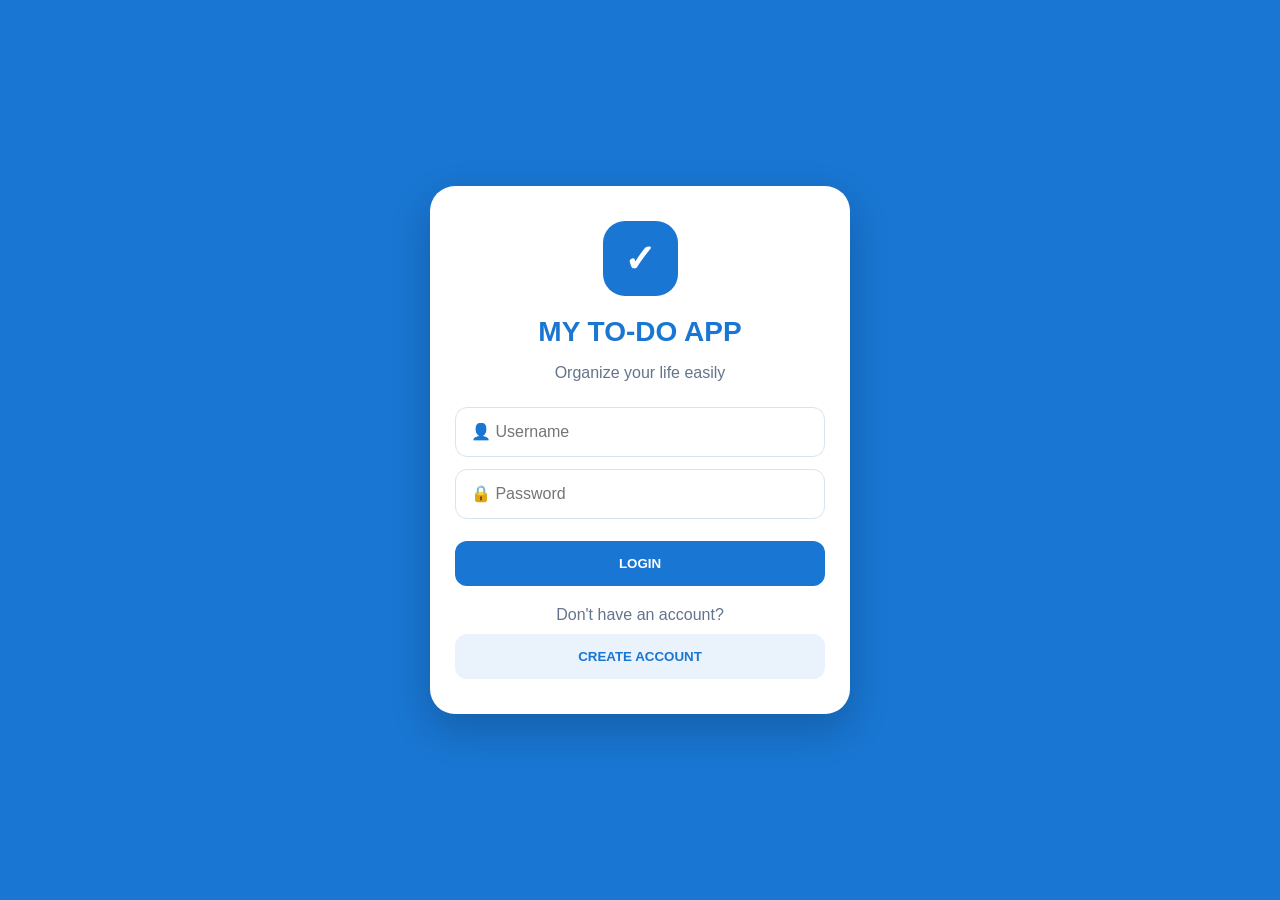
<file: index.html>
<!DOCTYPE html>
<html lang="en">

<head>
  <meta charset="UTF-8">
  <meta name="viewport" content="width=device-width, initial-scale=1.0">

  <title>My To-Do App</title>

  <link rel="stylesheet" href="style.css">
</head>

<body>

  <!-- LOGIN PAGE -->
  <div id="loginPage" class="auth-page">

    <div class="auth-card">

      <div class="app-logo">✓</div>

      <h1>MY TO-DO APP</h1>

      <p class="auth-subtitle">
        Organize your life easily
      </p>

      <input
        type="text"
        id="loginUsername"
        placeholder="👤 Username"
      >

      <input
        type="password"
        id="loginPassword"
        placeholder="🔒 Password"
      >

      <button
        class="primary-btn"
        onclick="login()"
      >
        LOGIN
      </button>

      <p class="switch-text">
        Don't have an account?
      </p>

      <button
        class="secondary-btn"
        onclick="showSignup()"
      >
        CREATE ACCOUNT
      </button>

    </div>

  </div>


  <!-- SIGNUP PAGE -->
  <div
    id="signupPage"
    class="auth-page"
    style="display: none;"
  >

    <div class="auth-card">

      <div class="app-logo">✓</div>

      <h1>CREATE ACCOUNT</h1>

      <p class="auth-subtitle">
        Join My To-Do App
      </p>

      <input
        type="text"
        id="signupUsername"
        placeholder="👤 Choose Username"
      >

      <input
        type="password"
        id="signupPassword"
        placeholder="🔒 Create Password"
      >

      <input
        type="password"
        id="confirmPassword"
        placeholder="🔒 Confirm Password"
      >

      <button
        class="primary-btn"
        onclick="signup()"
      >
        SIGN UP
      </button>

      <button
        class="secondary-btn"
        onclick="showLogin()"
      >
        ← BACK TO LOGIN
      </button>

    </div>

  </div>


  <!-- MAIN APP -->
  <div
    id="appPage"
    style="display: none;"
  >

    <div class="container">

      <!-- HEADER -->
      <div class="header">

        <div class="top-bar">

          <div>

            <h1>MY TO-DO APP</h1>

            <p id="welcomeUser">
              Welcome!
            </p>

          </div>

          <button
            class="logout-btn"
            onclick="logout()"
          >
            LOGOUT
          </button>

        </div>


        <!-- STOPWATCH -->
        <div id="stopwatch">
          00:00:00
        </div>

        <div class="stopwatch-buttons">

          <button onclick="startStopwatch()">
            ▶ START
          </button>

          <button onclick="stopStopwatch()">
            ⏸ STOP
          </button>

          <button onclick="resetStopwatch()">
            🔄 RESET
          </button>

        </div>


        <!-- ABOUT -->
        <button
          class="about-btn"
          onclick="openAbout()"
        >
          ℹ️ ABOUT
        </button>

      </div>


      <!-- COUNTER -->
      <div id="counter">
        Total: 0 | Done: 0
      </div>


      <!-- SEARCH -->
      <input
        type="text"
        id="searchInput"
        placeholder="🔍 Search tasks..."
      >


      <!-- ADD TASK -->
      <div class="add-task">

        <input
          type="text"
          id="taskInput"
          placeholder="Enter new task..."
        >

        <button onclick="addTask()">
          ADD TASK
        </button>

      </div>


      <!-- FILTERS -->
      <div class="filters">

        <button onclick="setFilter('ALL')">
          ALL
        </button>

        <button onclick="setFilter('ACTIVE')">
          ACTIVE
        </button>

        <button onclick="setFilter('DONE')">
          DONE
        </button>

      </div>


      <!-- TASK LIST -->
      <div id="taskList"></div>


      <!-- DOWNLOAD APP SECTION -->
      <section class="download-app">

        <div class="download-icon">
          📱
        </div>

        <h2>
          Download My To-Do App
        </h2>

        <p>
          Manage your daily tasks anytime, anywhere.
          Download the Android app for free!
        </p>

        <div class="download-features">

          <span>✓ Easy Tasks</span>
          <span>✓ Stopwatch</span>
          <span>✓ Photo Tasks</span>
          <span>✓ Free</span>

        </div>


        <!-- GOOGLE DRIVE APK DOWNLOAD -->
        <a
          href="https://drive.google.com/uc?export=download&id=15HZz1enTd9Q79_KnFMLe_cv_TQtzq4L6"
          class="download-btn"
          target="_blank"
        >
          📥 DOWNLOAD APP
        </a>


        <p class="download-info">
          Android APK • Free Download
        </p>

      </section>


    </div>

  </div>


  <!-- ABOUT PAGE -->
  <div
    id="aboutPage"
    class="about-page"
  >

    <div class="about-card">

      <div class="about-icon">
        ✓
      </div>

      <h2>
        My To-Do App
      </h2>

      <p class="version">
        Version 1.0
      </p>


      <div class="about-info">

        <div class="info-row">

          <span>📋</span>

          <div>

            <b>
              Simple & Powerful
            </b>

            <p>
              Manage your daily tasks easily.
            </p>

          </div>

        </div>


        <div class="info-row">

          <span>⏱️</span>

          <div>

            <b>
              Stay Productive
            </b>

            <p>
              Track your time with the stopwatch.
            </p>

          </div>

        </div>


        <div class="info-row">

          <span>👨‍💻</span>

          <div>

            <b>
              Created By
            </b>

            <p>
              Siddhant Ojha
            </p>

          </div>

        </div>

      </div>


      <div class="about-footer">
        ❤️ Thank you for using My To-Do App!
      </div>


      <button
        class="back-btn"
        onclick="closeAbout()"
      >
        ← BACK
      </button>

    </div>

  </div>


  <script src="script.js"></script>

</body>

</html>
</file>
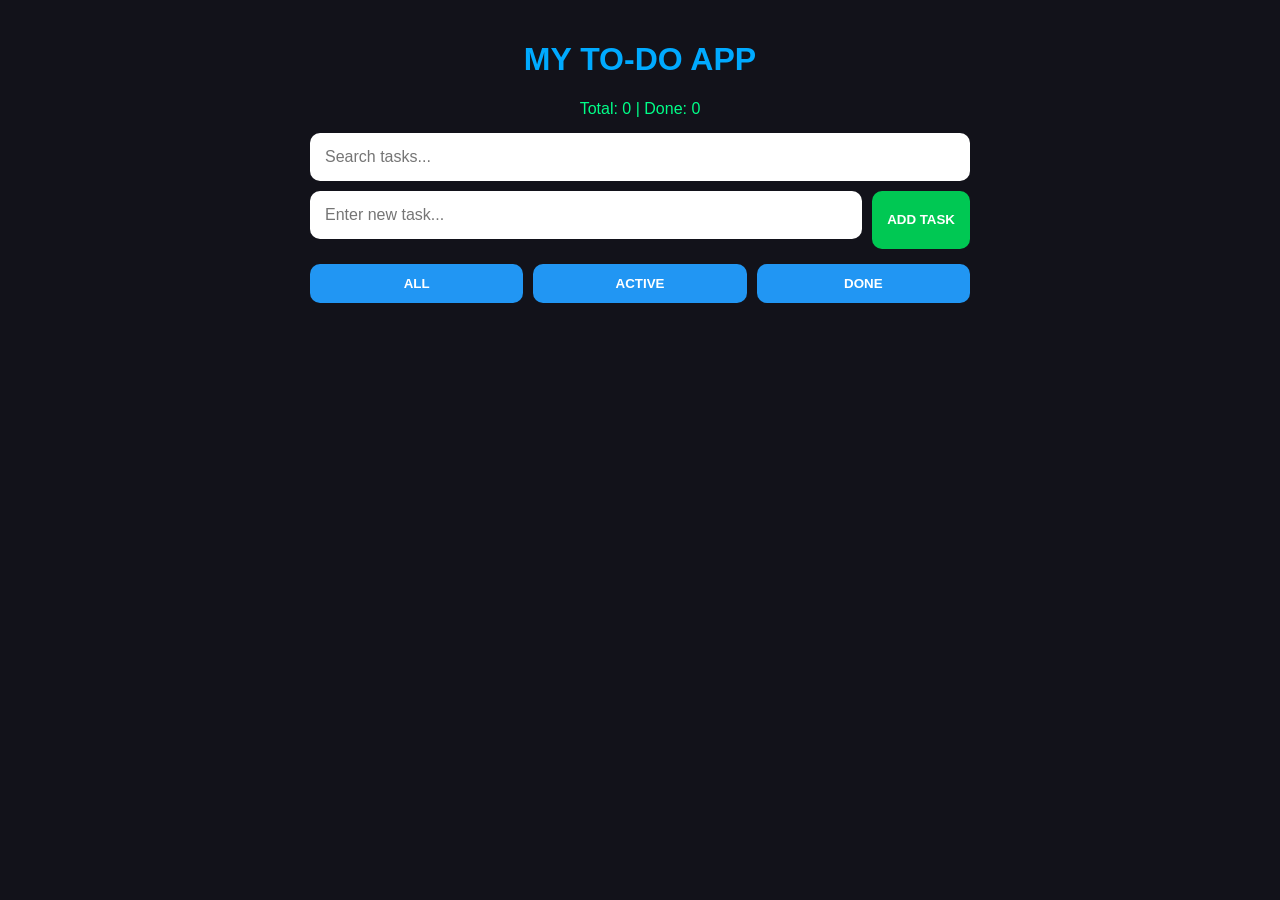
<file: .github/workflows/index.html>
<!DOCTYPE html>
<html lang="en">
<head>
  <meta charset="UTF-8">
  <meta name="viewport" content="width=device-width, initial-scale=1.0">

  <title>My To-Do App</title>

  <link rel="stylesheet" href="style.css">
</head>

<body>

  <div class="container">

    <h1>MY TO-DO APP</h1>

    <div id="counter">
      Total: 0 | Done: 0
    </div>

    <input
      type="text"
      id="searchInput"
      placeholder="Search tasks..."
    >

    <div class="add-task">
      <input
        type="text"
        id="taskInput"
        placeholder="Enter new task..."
      >

      <button onclick="addTask()">
        ADD TASK
      </button>
    </div>

    <div class="filters">

      <button onclick="setFilter('ALL')">
        ALL
      </button>

      <button onclick="setFilter('ACTIVE')">
        ACTIVE
      </button>

      <button onclick="setFilter('DONE')">
        DONE
      </button>

    </div>

    <div id="taskList"></div>

  </div>

  <script src="script.js"></script>

</body>
</html>
</file>
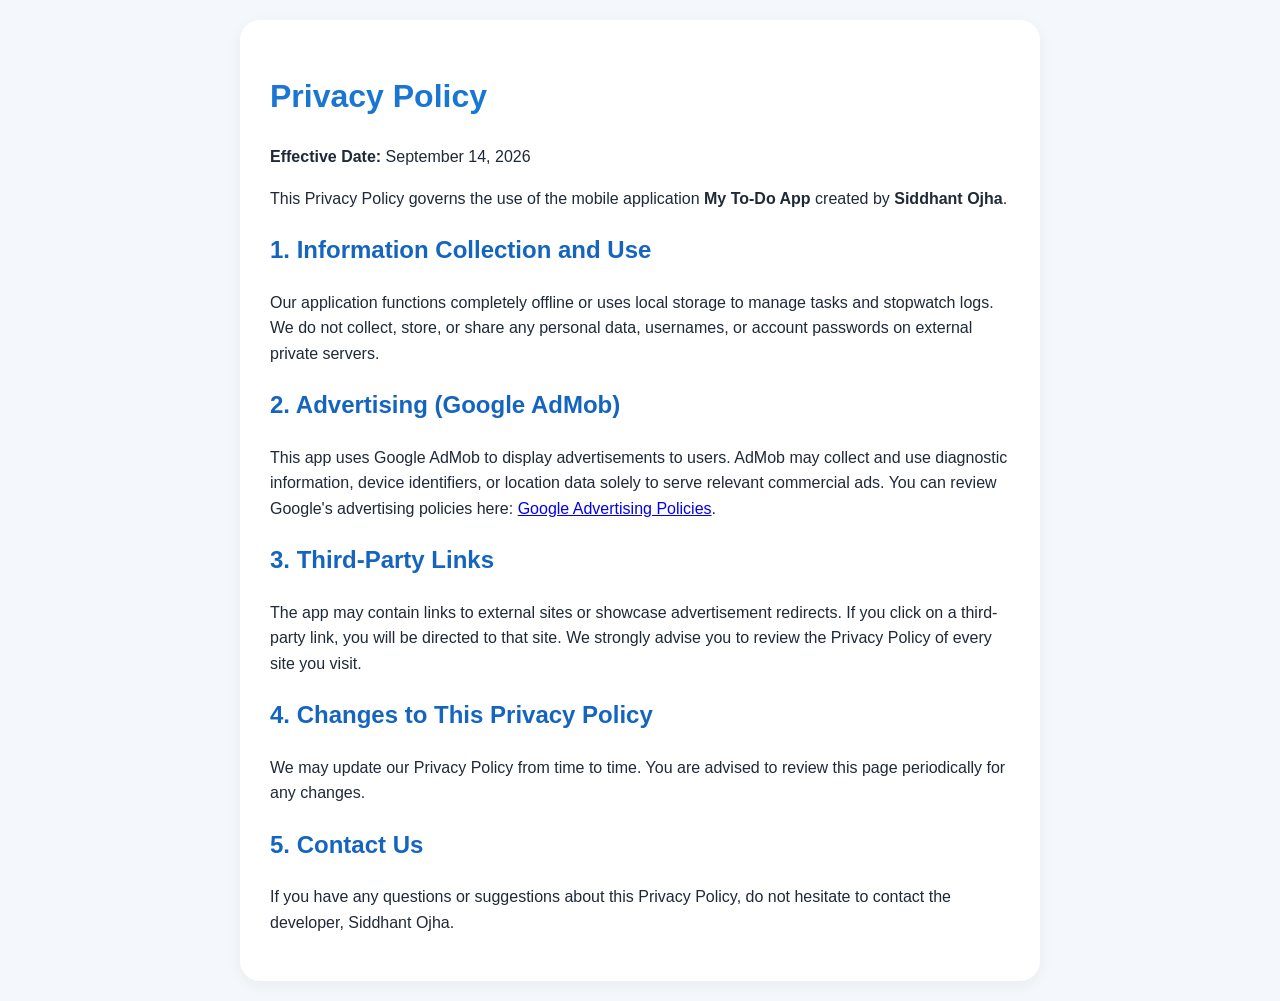
<file: privacy.html>
<!DOCTYPE html>
<html lang="en">
<head>
    <meta charset="UTF-8">
    <meta name="viewport" content="width=device-width, initial-scale=1.0">
    <title>Privacy Policy - My To-Do App</title>
    <style>
        body { font-family: Arial, sans-serif; line-height: 1.6; max-width: 800px; margin: auto; padding: 20px; background: #f4f7fb; color: #1f2937; }
        .card { background: white; padding: 30px; border-radius: 20px; box-shadow: 0 4px 15px rgba(0,0,0,0.05); }
        h1 { color: #1976d2; }
        h2 { color: #1565c0; margin-top: 20px; }
    </style>
</head>
<body>
    <div class="card">
        <h1>Privacy Policy</h1>
        <p><strong>Effective Date:</strong> September 14, 2026</p>
        <p>This Privacy Policy governs the use of the mobile application <strong>My To-Do App</strong> created by <strong>Siddhant Ojha</strong>.</p>

        <h2>1. Information Collection and Use</h2>
        <p>Our application functions completely offline or uses local storage to manage tasks and stopwatch logs. We do not collect, store, or share any personal data, usernames, or account passwords on external private servers.</p>

        <h2>2. Advertising (Google AdMob)</h2>
        <p>This app uses Google AdMob to display advertisements to users. AdMob may collect and use diagnostic information, device identifiers, or location data solely to serve relevant commercial ads. You can review Google's advertising policies here: <a href="https://google.com" target="_blank">Google Advertising Policies</a>.</p>

        <h2>3. Third-Party Links</h2>
        <p>The app may contain links to external sites or showcase advertisement redirects. If you click on a third-party link, you will be directed to that site. We strongly advise you to review the Privacy Policy of every site you visit.</p>

        <h2>4. Changes to This Privacy Policy</h2>
        <p>We may update our Privacy Policy from time to time. You are advised to review this page periodically for any changes.</p>

        <h2>5. Contact Us</h2>
        <p>If you have any questions or suggestions about this Privacy Policy, do not hesitate to contact the developer, Siddhant Ojha.</p>
    </div>
</body>
</html>
</file>
<file: style.css>
* {
  box-sizing: border-box;
  }

body {
margin: 0;
font-family: Arial, sans-serif;
background: #f4f7fb;
color: #1f2937;
}

/* ================= AUTH ================= */

.auth-page {
min-height: 100vh;
display: flex;
align-items: center;
justify-content: center;
padding: 20px;
background: #1976d2;
}

.auth-card {
width: 100%;
max-width: 420px;
background: white;
padding: 35px 25px;
border-radius: 25px;
text-align: center;
box-shadow: 0 15px 40px rgba(0,0,0,0.2);
}

.app-logo {
width: 75px;
height: 75px;
margin: auto;
display: flex;
align-items: center;
justify-content: center;
border-radius: 22px;
background: #1976d2;
color: white;
font-size: 38px;
font-weight: bold;
}

.auth-card h1 {
color: #1976d2;
margin: 20px 0 8px;
font-size: 28px;
}

.auth-subtitle {
color: #64748b;
margin-bottom: 25px;
}

.auth-card input {
width: 100%;
padding: 15px;
margin-bottom: 12px;
border: 1px solid #dbe3ee;
border-radius: 12px;
font-size: 16px;
}

.primary-btn,
.secondary-btn {
width: 100%;
padding: 15px;
margin-top: 10px;
border-radius: 12px;
border: none;
font-weight: bold;
cursor: pointer;
}

.primary-btn {
background: #1976d2;
color: white;
}

.secondary-btn {
background: #eaf2fc;
color: #1976d2;
}

.switch-text {
color: #64748b;
margin: 20px 0 0;
}

/* ================= MAIN ================= */

.container {
max-width: 700px;
margin: auto;
padding: 20px;
}

/* ================= HEADER ================= */

.header {
background: #1976d2;
color: white;
padding: 25px;
border-radius: 20px;
text-align: center;
margin-bottom: 20px;
box-shadow: 0 5px 20px rgba(0,0,0,0.15);
}

.top-bar {
display: flex;
justify-content: space-between;
align-items: center;
text-align: left;
}

.header h1 {
margin: 0;
font-size: 28px;
}

#welcomeUser {
margin: 5px 0 0;
opacity: 0.9;
}

.logout-btn {
background: white;
color: #1976d2;
border: none;
padding: 10px 14px;
border-radius: 10px;
font-weight: bold;
}

/* ================= STOPWATCH ================= */

#stopwatch {
font-size: 40px;
font-weight: bold;
margin: 20px 0 15px;
font-family: monospace;
text-align: center;
}

.stopwatch-buttons {
display: flex;
gap: 8px;
}

.stopwatch-buttons button {
flex: 1;
background: white;
color: #1976d2;
border: none;
padding: 13px;
border-radius: 12px;
font-weight: bold;
}

/* ================= ABOUT ================= */

.about-btn {
width: 100%;
margin-top: 15px;
background: #1565c0;
color: white;
border: 1px solid white;
padding: 13px;
border-radius: 12px;
font-weight: bold;
}

/* ================= COUNTER ================= */

#counter {
text-align: center;
color: #1976d2;
font-weight: bold;
margin-bottom: 20px;
}

/* ================= INPUTS ================= */

input {
width: 100%;
padding: 16px;
margin-bottom: 12px;
border: 1px solid #dbe3ee;
border-radius: 14px;
font-size: 16px;
outline: none;
}

input:focus {
border-color: #1976d2;
}

/* ================= ADD TASK ================= */

.add-task {
display: flex;
gap: 10px;
margin-bottom: 15px;
}

.add-task input {
flex: 1;
margin-bottom: 0;
}

.add-task button {
background: #1976d2;
color: white;
border: none;
border-radius: 12px;
padding: 14px;
font-weight: bold;
}

/* ================= FILTERS ================= */

.filters {
display: flex;
gap: 10px;
margin-bottom: 25px;
}

.filters button {
flex: 1;
background: white;
color: #1976d2;
border: 1px solid #dbe3ee;
border-radius: 12px;
padding: 13px;
font-weight: bold;
}

/* ================= TASK ================= */

.task {
background: white;
padding: 18px;
margin-bottom: 15px;
border-radius: 18px;
box-shadow: 0 4px 15px rgba(0,0,0,0.08);
}

.task-content {
margin-bottom: 15px;
}

.task-text {
font-size: 18px;
font-weight: 500;
}

.task.done .task-text {
color: #94a3b8;
text-decoration: line-through;
}

/* ================= PHOTO ================= */

.task-photo {
width: 100%;
max-height: 260px;
object-fit: cover;
border-radius: 14px;
margin-bottom: 12px;
}

/* ================= TASK BUTTONS ================= */

.task-buttons {
display: flex;
gap: 8px;
flex-wrap: wrap;
}

.task-buttons button {
flex: 1;
min-width: 70px;
border: none;
border-radius: 10px;
padding: 12px;
color: white;
font-weight: bold;
cursor: pointer;
}

.edit {
background: #f59e0b;
}

.photo {
background: #6366f1;
}

.done {
background: #22c55e;
}

.delete {
background: #ef4444;
}

/* ================= DOWNLOAD APP ================= */

.download-app {
background: white;
margin-top: 30px;
margin-bottom: 25px;
padding: 35px 20px;
border-radius: 22px;
text-align: center;
box-shadow: 0 6px 20px rgba(0,0,0,0.1);
}

.download-icon {
width: 80px;
height: 80px;
margin: 0 auto 15px;
display: flex;
align-items: center;
justify-content: center;
background: #eaf2fc;
border-radius: 22px;
font-size: 42px;
}

.download-app h2 {
color: #1976d2;
margin: 10px 0;
font-size: 25px;
}

.download-app p {
color: #64748b;
line-height: 1.6;
}

.download-features {
display: flex;
flex-wrap: wrap;
justify-content: center;
gap: 10px;
margin: 20px 0;
}

.download-features span {
background: #eaf2fc;
color: #1976d2;
padding: 10px 14px;
border-radius: 20px;
font-size: 14px;
font-weight: bold;
}

.download-btn {
display: block;
width: 100%;
max-width: 350px;
margin: 20px auto 10px;
padding: 17px;
background: #1976d2;
color: white;
text-decoration: none;
border-radius: 14px;
font-size: 17px;
font-weight: bold;
box-shadow: 0 5px 15px rgba(25,118,210,0.3);
}

.download-btn:active {
transform: scale(0.98);
}

.download-info {
font-size: 13px;
margin-bottom: 0;
}

/* ================= ABOUT PAGE ================= */

.about-page {
display: none;
position: fixed;
inset: 0;
background: #f4f7fb;
z-index: 9999;
padding: 20px;
overflow-y: auto;
}

.about-card {
max-width: 500px;
margin: 30px auto;
background: white;
border-radius: 25px;
padding: 30px 25px;
text-align: center;
box-shadow: 0 10px 30px rgba(0,0,0,0.12);
}

.about-icon {
width: 80px;
height: 80px;
margin: auto;
display: flex;
align-items: center;
justify-content: center;
background: #1976d2;
color: white;
font-size: 40px;
border-radius: 25px;
}

.about-card h2 {
color: #1f2937;
font-size: 28px;
}

.version {
color: #94a3b8;
}

.about-info {
text-align: left;
}

.info-row {
display: flex;
align-items: center;
gap: 15px;
padding: 15px;
margin-bottom: 12px;
background: #f4f7fb;
border-radius: 15px;
}

.info-row span {
font-size: 28px;
}

.info-row p {
margin: 5px 0 0;
color: #64748b;
}

.about-footer {
margin: 25px 0;
color: #64748b;
}

.back-btn {
width: 100%;
background: #1976d2;
color: white;
border: none;
padding: 16px;
border-radius: 12px;
font-weight: bold;
}

/* ================= MOBILE ================= */

@media (max-width: 500px) {

.container {
padding: 12px;
}

.top-bar {
flex-direction: column;
text-align: center;
gap: 12px;
}

#stopwatch {
font-size: 32px;
}

.add-task {
flex-direction: column;
}

.task-buttons {
display: grid;
grid-template-columns: 1fr 1fr;
}

.download-app {
padding: 28px 15px;
}

.download-features {
gap: 8px;
}

.download-features span {
font-size: 12px;
padding: 9px 11px;
}

}

/* ================= AD SPACE ================= */

.ad-container {
margin-top: 20px;
text-align: center;
min-height: 90px;
}
</file>
<file: .github/workflows/style.css>
* {
  box-sizing: border-box;
}

body {
  margin: 0;
  font-family: Arial, sans-serif;
  background: #12121a;
  color: white;
}

.container {
  max-width: 700px;
  margin: auto;
  padding: 20px;
}

h1 {
  text-align: center;
  color: #00aaff;
}

#counter {
  text-align: center;
  margin-bottom: 15px;
  color: #00ff88;
}

input {
  width: 100%;
  padding: 15px;
  margin-bottom: 10px;
  border-radius: 10px;
  border: none;
  font-size: 16px;
}

.add-task {
  display: flex;
  gap: 10px;
}

.add-task input {
  flex: 1;
}

button {
  padding: 12px 15px;
  border: none;
  border-radius: 10px;
  cursor: pointer;
  font-weight: bold;
}

.add-task button {
  background: #00c853;
  color: white;
}

.filters {
  display: flex;
  gap: 10px;
  margin: 15px 0;
}

.filters button {
  flex: 1;
  background: #2196f3;
  color: white;
}

.task {
  background: #252535;
  padding: 15px;
  margin-bottom: 10px;
  border-radius: 12px;
}

.task-text {
  color: #00ff88;
  font-size: 18px;
  margin-bottom: 10px;
}

.task.done .task-text {
  color: gray;
  text-decoration: line-through;
}

.task-buttons {
  display: flex;
  gap: 8px;
}

.edit {
  background: orange;
}

.done {
  background: #2196f3;
  color: white;
}

.delete {
  background: #f44336;
  color: white;
}
</file>
